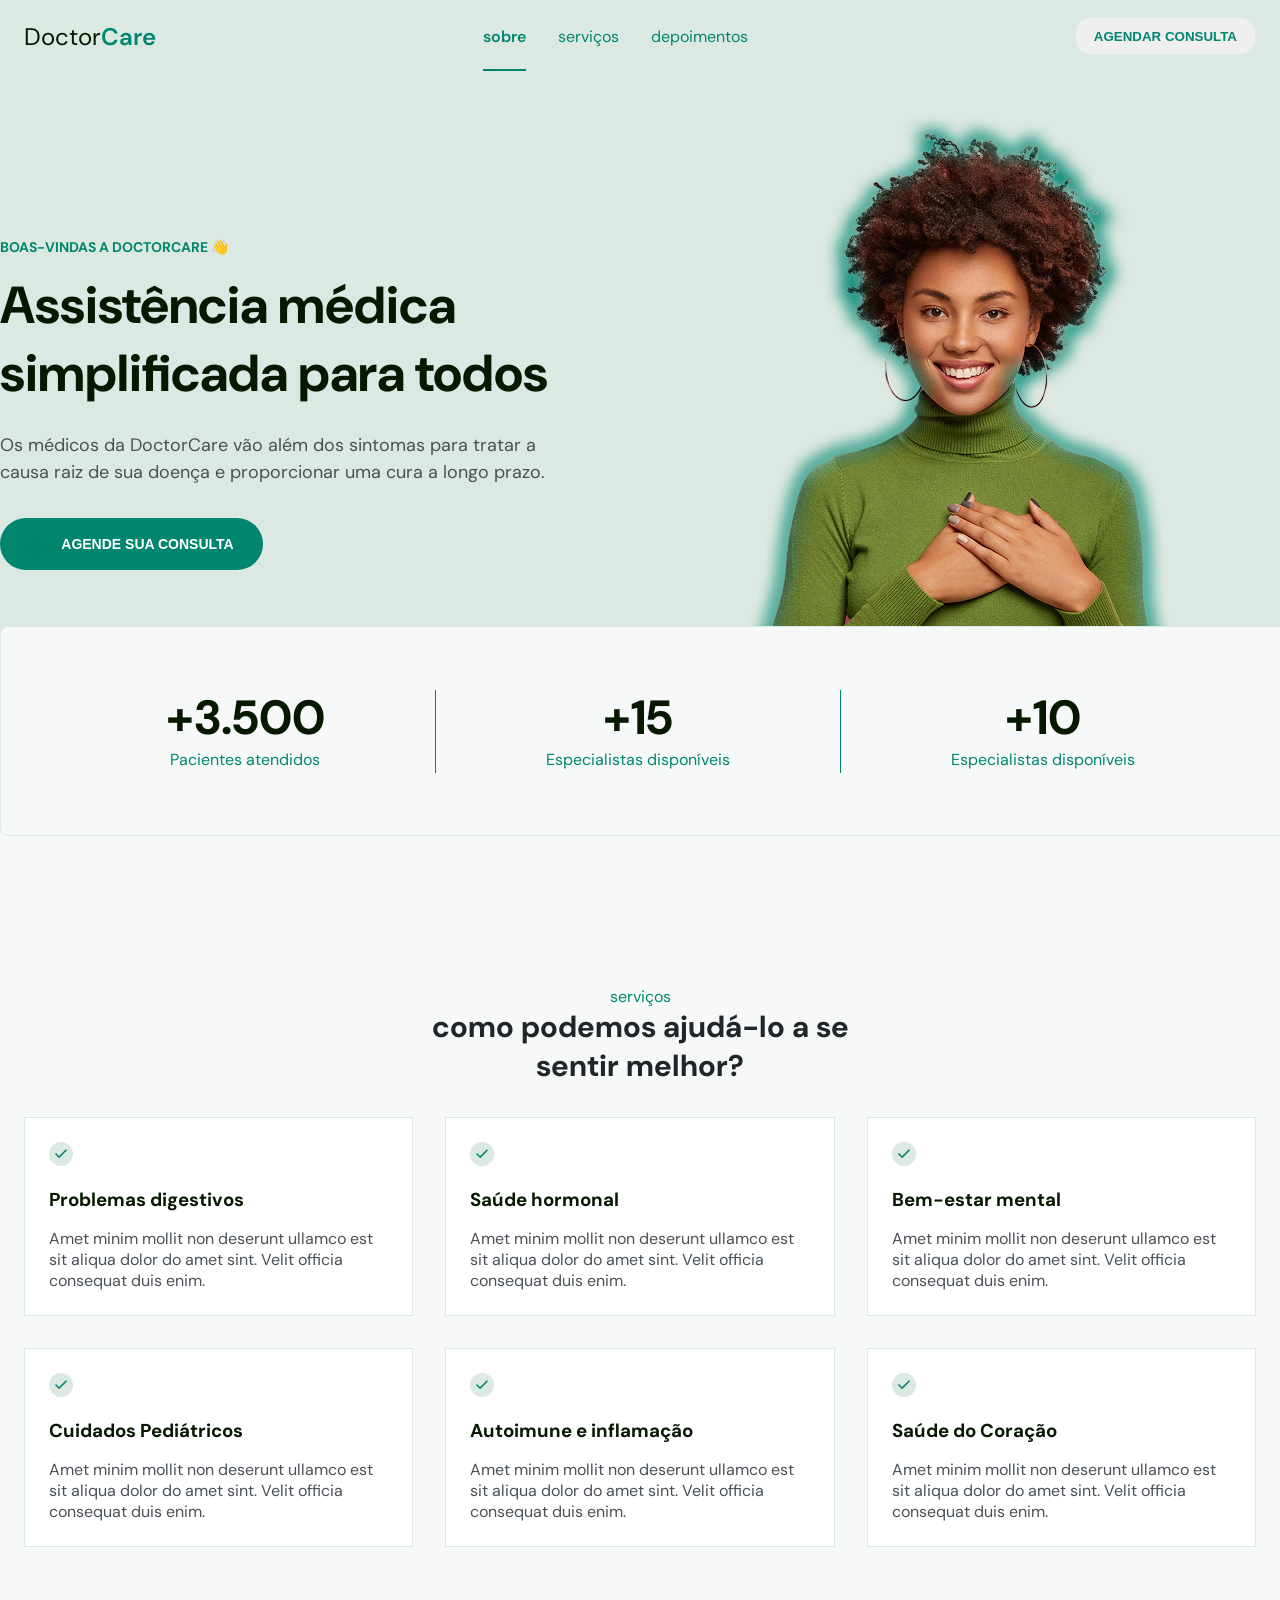
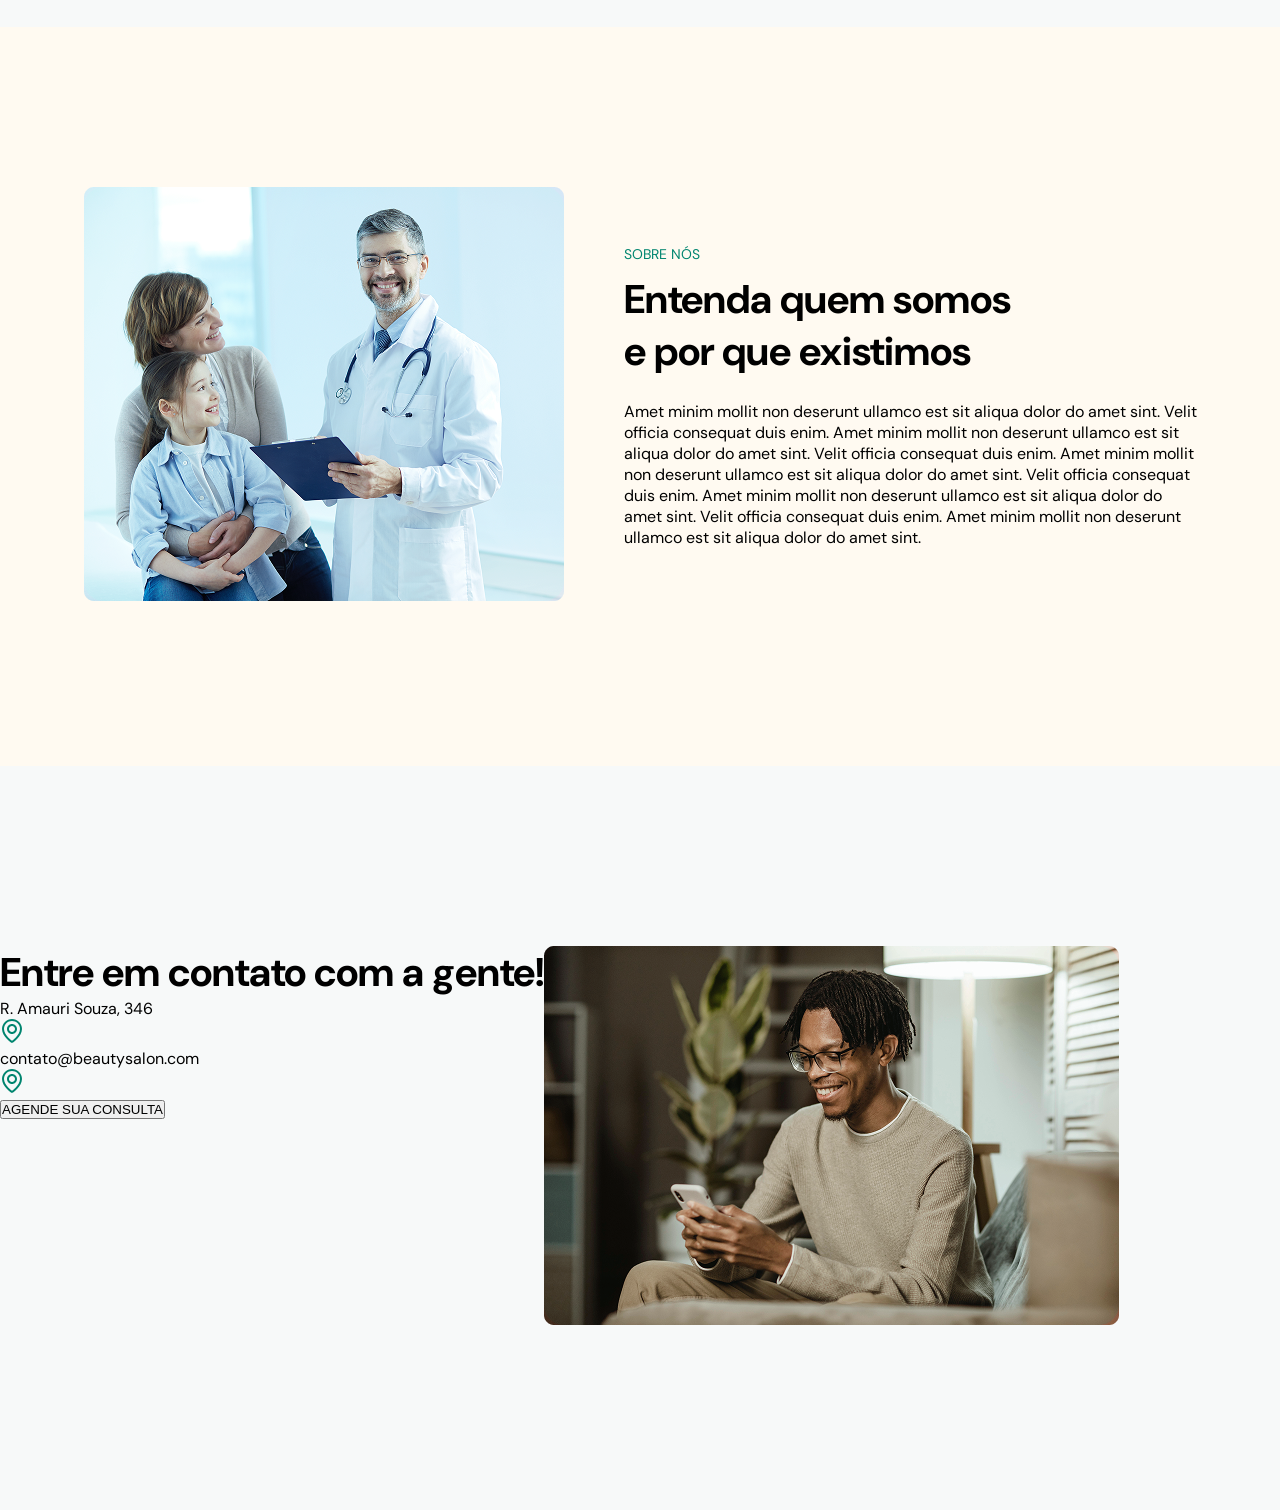
<file: Doctor-care-main/doctorcare/index.html>
<!DOCTYPE html>
<html lang="pt-br">

<head>
    <link rel="preconnect" href="https://fonts.googleapis.com">
    <link rel="preconnect" href="https://fonts.gstatic.com" crossorigin>
    <meta charset="UTF-8">
    <meta name="viewport" content="width=device-width, initial-scale=1.0">
    <title>doctorcare</title>
    <link rel="stylesheet" href="style.css">

    <link
        href="https://fonts.googleapis.com/css2?family=DM+Sans:ital,opsz,wght@0,9..40,100..1000;1,9..40,100..1000&display=swap"
        rel="stylesheet">
</head>

<body>
    <header>
        <div class="header-container">
            <div class="logo">
                <span>Doctor<strong class="care">Care</strong></span>
            </div>
            <nav class="menu">
                <ul>
                    <li> <a href="">sobre</a></li>
                    <LI><a href="">serviços </a></LI>
                    <li><a href="">depoimentos</a></li>
                </ul>
            </nav>
            <button class="agendar">agendar consulta</button>
            <button class="menu-sandwich">
                <img src="./assets/Icon.png" alt="menu" />
            </button>
        </div>
    </header>

    <section id="home">
        <div class="home-container">
            <div class="home-left">
                <p class="welcome">BOAS-VINDAS A DOCTORCARE 👋</p>

                <h1 class="title">
                    Assistência médica simplificada para todos
                </h1>

                <p class="description">
                    Os médicos da DoctorCare vão além dos sintomas para tratar a causa
                    raiz de sua doença e proporcionar uma cura a longo prazo.
                </p>

                <button class="schedule">
                    <img src="./assets/whatsapp.svg" alt="Whatsapp" />
                    Agende sua consulta
                </button>
            </div>

            <div class="home-right">
                <img class="img-home" src="./assets/hero.png" alt="Imagem de uma mulher" />
            </div>
        </div>
        </div>
    </section>
    <section class="numbers">
        <div class="card">
            <h2>+3.500</h2>
            <p>Pacientes atendidos</p>
        </div>
        <div class="divider"></div>
        <div class="card">
            <h2>+15</h2>
            <p>Especialistas disponíveis</p>
        </div>
        <div class="divider"></div>
        <div class="card">
            <h2>+10</h2>
            <p>Especialistas disponíveis</p>
        </div>
    </section>
    <section class="servicos">
        <p class="service-tag">serviços</p>
        <h2 class="section-title">como podemos ajudá-lo a se sentir melhor?</h2>

        <div class="service-container">
            <div class="card-service">
                <img src="./assets/Group 2.png" alt="verificado-img">
                <h3 class="service-title">Problemas digestivos</h3>
                <p class="sevice-description">Amet minim mollit non deserunt ullamco est sit aliqua dolor do amet sint.
                    Velit officia consequat duis enim.</p>
            </div>
            <div class="card-service">
                <img src="./assets/Group 2.png" alt="verificado-img">
                <h3 class="service-title">Saúde hormonal</h3>
                <p class="sevice-description">Amet minim mollit non deserunt ullamco est sit aliqua dolor do amet sint.
                    Velit officia consequat duis enim.</p>
            </div>
            <div class="card-service">
                <img src="./assets/Group 2.png" alt="verificado-img">
                <h3 class="service-title">Bem-estar mental</h3>
                <p class="sevice-description">Amet minim mollit non deserunt ullamco est sit aliqua dolor do amet sint.
                    Velit officia consequat duis enim.</p>
            </div>
            <div class="card-service">
                <img src="./assets/Group 2.png" alt="verificado-img">
                <h3 class="service-title">Cuidados Pediátricos</h3>
                <p class="sevice-description">Amet minim mollit non deserunt ullamco est sit aliqua dolor do amet sint.
                    Velit officia consequat duis enim.</p>
            </div>
            <div class="card-service">
                <img src="./assets/Group 2.png" alt="verificado-img">
                <h3 class="service-title">Autoimune e inflamação</h3>
                <p class="sevice-description">Amet minim mollit non deserunt ullamco est sit aliqua dolor do amet sint.
                    Velit officia consequat duis enim.</p>
            </div>
            <div class="card-service">
                <img src="./assets/Group 2.png" alt="verificado-img">
                <h3 class="service-title">Saúde do Coração</h3>
                <p class="sevice-description">Amet minim mollit non deserunt ullamco est sit aliqua dolor do amet sint.
                    Velit officia consequat duis enim.</p>
            </div>
        </div>
    </section>

    <section class="sobrenos">
        <div class="doctor">
            <img src="assets/img01.png" alt="">
        </div>
        <div class="text-sobre">
            <p class="sobre-tag">SOBRE NÓS</p>
            <h1 class="title-sobre">Entenda quem somos e por que existimos</h1>
            <p class="subtitle">Amet minim mollit non deserunt ullamco est sit aliqua dolor do amet sint. Velit officia
                consequat duis enim. Amet minim mollit non deserunt ullamco est sit aliqua dolor do amet sint. Velit
                officia consequat duis enim. Amet minim mollit non deserunt ullamco est sit aliqua dolor do amet sint.
                Velit officia consequat duis enim. Amet minim mollit non deserunt ullamco est sit aliqua dolor do amet
                sint. Velit officia consequat duis enim. Amet minim mollit non deserunt ullamco est sit aliqua dolor do
                amet sint.</p>
        </div>
    </section>

    <section class="contact">
        <div class="contact-left">
            <h2 class="title">Entre em contato com a gente!</h2>

            <div class="info-group">
                <p class="endereco">R. Amauri Souza, 346</p>
                <img src="assets/map-pin.svg" alt="">
            </div>

            <div class="info-group">
                <p class="email">contato@beautysalon.com</p>
                <img src="assets/map-pin.svg" alt="">
            </div>

            <button class="contato">AGENDE SUA CONSULTA</button>
        </div>
        <div class="contact-right">
            <img src="./assets/img02.png" alt="Paciente">
        </div>
    </section>
</body>

</html>
</file>
<file: Doctor-care-main/doctorcare/style.css>
* {
    margin: 0;
    padding: 0;
    box-sizing: border-box;
}

:root {
    --brand-green: #00856F;
    --brand-green-light: #dce9e2;
    --brand-green-light-02: #f7f9f9;
    --brand-beige: #fffaf1;
    --brand-green-hover: #00453A;
    --gray-headline: #061800;
    --gray-paragraph: #384633;
    --white: #ffffff;
    --title: #212529;
    --text: #495057;
    
}


html {
    font-family: "DM Sans", sans-serif;
}

body {
    background-color: var(--brand-green-light-02);
    overflow-x: hidden;
}

button {
    cursor: pointer
}

li {
    list-style: none;
}

header {
    width: 100vw;
    height: 72px;
    background: var(--brand-green-light);
}

.header-container {
    width: 100%;
    height: inherit;
    padding: 0 24px;

    display: flex;
    justify-content: space-between;
    align-items: center;

}

.header-container .logo span {
    font-size: 1.5rem;
    font-weight: 400;
    color: var(--gray-headline)
}

.header-container .menu,
.agendar {
    display: none;
}

.header-container .logo .care {
    font-weight: 600;
    color: var(--brand-green);
}

.header-container .menu-sandwich {
    background-color: var(--brand-green-light);
    border: 0;
}

#home {
    width: 100%;
    height: auto;
    overflow-x: hidden;

    background: var(--brand-green-light);
}

#home .home-container {
    padding-top: 40px;
    padding-left: 24px;
    padding-right: 24px;
}

#home .home-container .home-left {
    display: flex;
    flex-direction: column;
    align-items: center;
}

#home .home-container .home-left .welcome {
    font-size: 0.875rem;
    font-weight: 700;
    color: var(--brand-green);
    text-align: center;
}

#home .home-container .home-left .title {
    font-size: 2.125rem;
    font-weight: 700;
    line-height: 130%;
    color: var(--gray-headline);
    margin-top: 1rem;
    text-align: center;
}

#home .home-container .home-left .description {
    max-width: 350px;
    font-size: 1.125rem;
    font-weight: 400;
    line-height: 150%;
    color: var(--text);
    margin-top: 1.5rem;
    text-align: center;
}

#home .home-container .home-left .schedule {
    width: 263px;
    height: 52px;
    border-radius: 32px;
    border: 0;
    background-color: var(--brand-green);

    display: flex;
    gap: 8px;
    align-items: center;
    justify-content: center;

    text-transform: uppercase;
    font-weight: 700;
    font-size: 0.875rem;

    color: var(--white);

    margin-top: 2rem;
}

#home .home-container .home-right {
    display: flex;
    align-items: center;
    justify-content: center;

    padding: 40px 24px;
}

.numbers {
    width: calc(100% - 24px);
    height: auto;
    border-radius: 8px;
    padding: 30px 0;
    background-color: var(--brand-green-light-02);
    border: 1px solid #dce9e2;

    margin: -40px auto 0;
    position: relative;
    z-index: 99999;

    display: flex;
    flex-direction: column;
    gap: 60px;
    align-items: center;
}

.numbers .card {
    height: 90px;

    display: flex;
    flex-direction: column;
    align-items: center;
}

.numbers .card h2 {
    font-size: 3rem;
    color: var(--gray-headline);
}

.numbers .card p {
    font-size: 1rem;
    color: var(--brand-green);
    font-weight: 400;
}

.servicos {
    padding: 80px 24px;
    color: var(--brand-green);

    display: flex;
    flex-direction: column;
    align-items: center;

}

.servicos .service-tag {
    text-align: center;

}

.servicos .section-title {
    text-align: center;
    font-size: 30px;
    max-width: 314px;
    color: var(--title);
}

.servicos .service-container {
    display: flex;
    flex-direction: column;
    gap: 32px;
    align-items: center;
    margin-top: 60px;
}

.servicos .card-service {
    background-color: var(--white);
    border: 1px solid var(--brand-green-light);

    padding: 24px;
    color: var(--gray-headline);

}

.servicos .card-service img {
    margin-bottom: 16px;
}

.servicos .card-service .service-title {
    margin-bottom: 16px;
}

.servicos .card-service .sevice-description {
    color: var(--text);
}






@media (min-width: 768px) {

    .header-container .menu,
    .agendar {
        display: flex;

    }

    .header-container .menu-sandwich {
        display: none;
    }

    .header-container .menu ul {
        display: flex;
        align-items: center;
        gap: 32px;
    }

    .menu ul li {
        position: relative;
    }

    .menu ul li a {
        text-decoration: none;
        font-size: 1rem;
        color: var(--brand-green);
    }

    .menu ul li:first-child::after {
        content: "";
        width: 100%;
        height: 2px;
        background-color: var(--brand-green);
        position: absolute;
        left: 0;
        bottom: -24px;
    }

    .menu ul li:first-child a {
        font-weight: 600;
    }

    .header-container .agendar {
        width: auto;
        height: 38px;
        padding: 0 18px;
        border-radius: 16px;
        border: 1px solid var(--brand-green-light);
        text-transform: uppercase;
        color: var(--brand-green);
        font-weight: 700;

        display: flex;
        align-items: center;
        justify-content: center;


    }

}


@media (min-width: 1080px) {
    
    #home .home-container {
        max-width: 1300px;
        margin: 0 auto;
        display: flex;
        padding: 0;
    }

    #home .home-container .home-left,
    .home-right {
        width: 50%;
    }

    #home .home-container .home-left {
        display: flex;
        flex-direction: column;
        justify-content: center;
        align-items: flex-start;
    }

    #home .home-container .home-left .title {
        font-size: 3.25rem;
        text-align: left;
    }

    #home .home-container .home-left .description {
        text-align: left;
        max-width: 545px;
    }

    .numbers {
        width: 1300px;
        height: 210px;
        top: -70px;

        display: flex;
        flex-direction: row;
        justify-content: center;
        align-items: center;
    }

    .numbers .divider {
        width: 1px;
        height: 83px;
        background: var(--brand-green);
        margin: 0 50px;
    }

    .servicos .service-container {
        max-width: 1300px;
        margin: 0 auto;
        display: grid;
        grid-template-columns: repeat(3,1fr);
    }

    .servicos .section-title {
        max-width: 497px;
        margin-bottom: 32px;
    }
    .sobrenos{
        display: flex;
        align-items: center;
        justify-content: center;
        padding: 160px 0;
        background: var(--brand-beige);
    }
    
    .sobrenos .doctor{
        padding-right: 60px; 
          
    }
    
    .text-sobre{
        max-width: 1000px;
    }
    .text-sobre .sobre-tag{
        margin-bottom: 10px;
        font-size: 14px;
        color: #00856F;
    }
    
    .text-sobre .title-sobre{
        font-size: 40px;
        max-width: 400px;
        padding-bottom: 24px;
    }
    .text-sobre .subtitle{
        max-width: 573px;   
    }
    .contact{
        padding: 180px 0;
       display: flex;  
    }
    .contact .contact-left .title{
        display: flex;
        align-items: center;
        font-size: 40px;
    }



}
</file>
